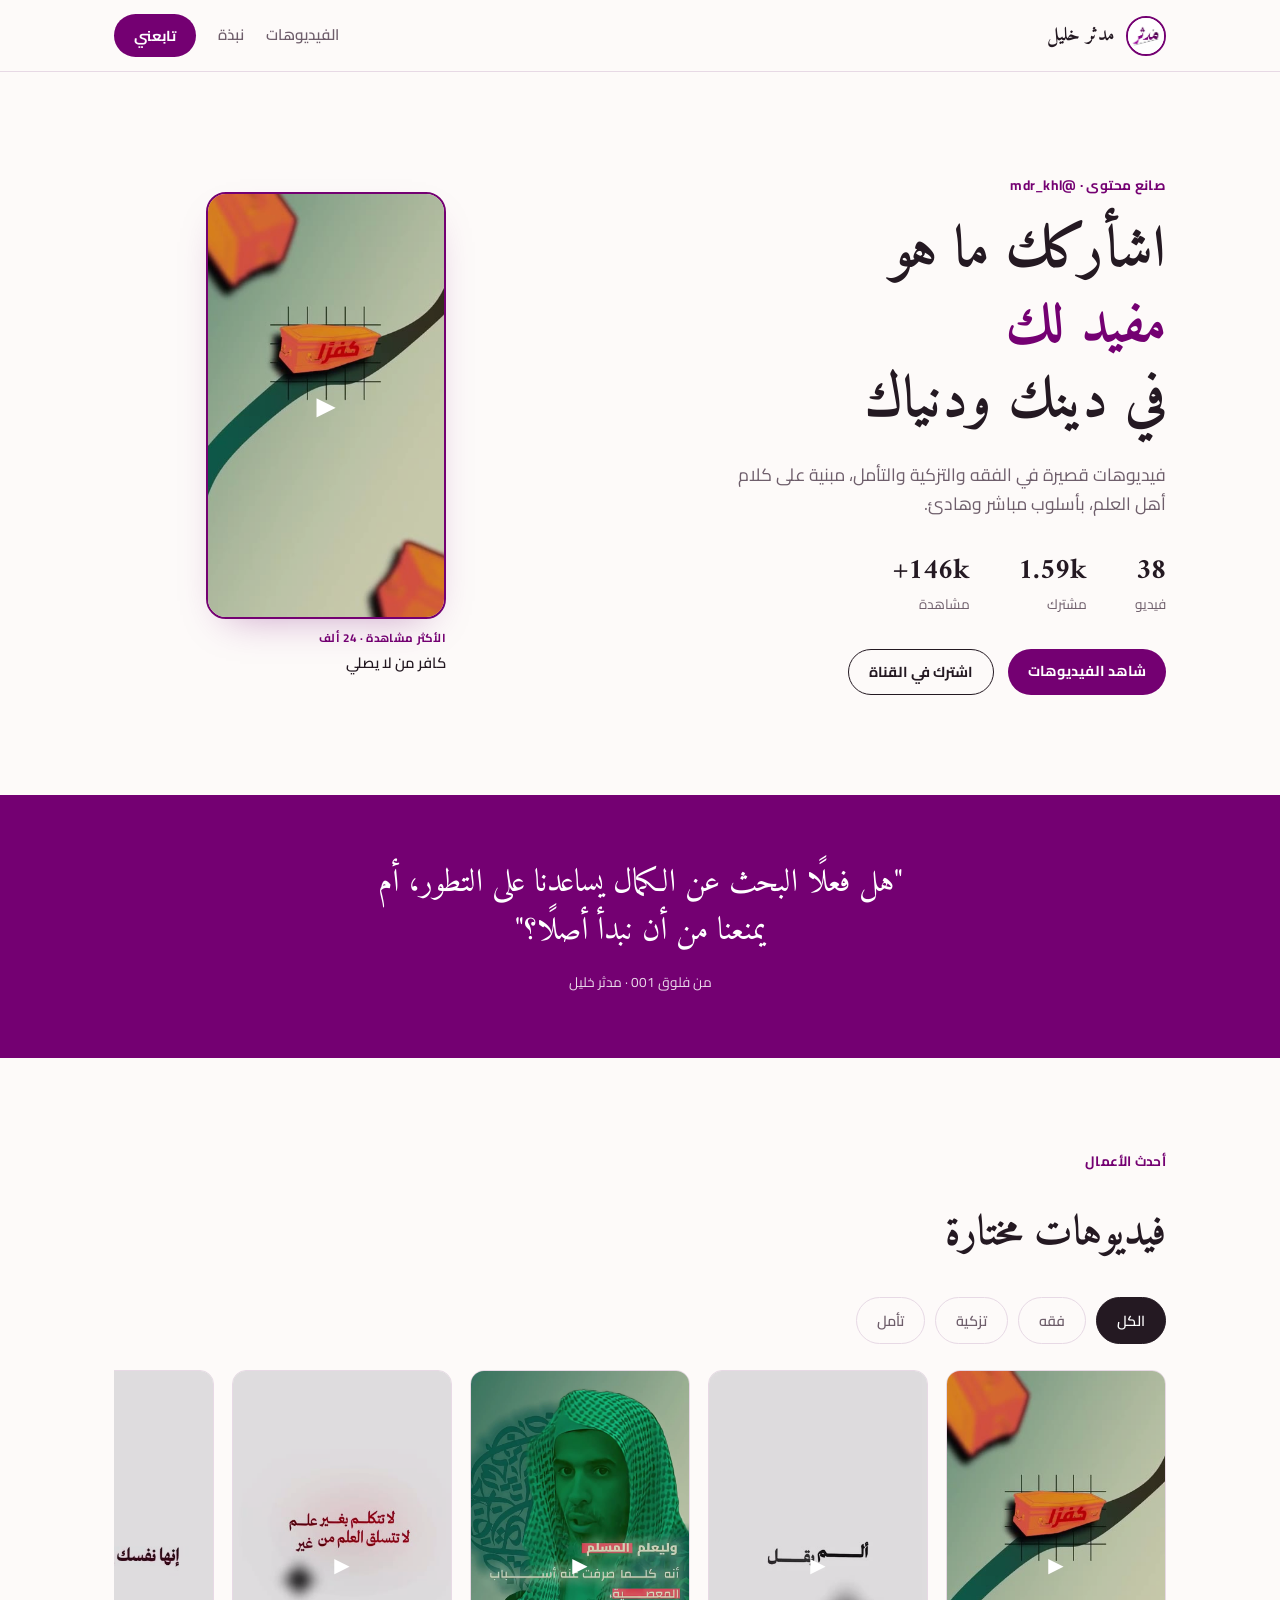
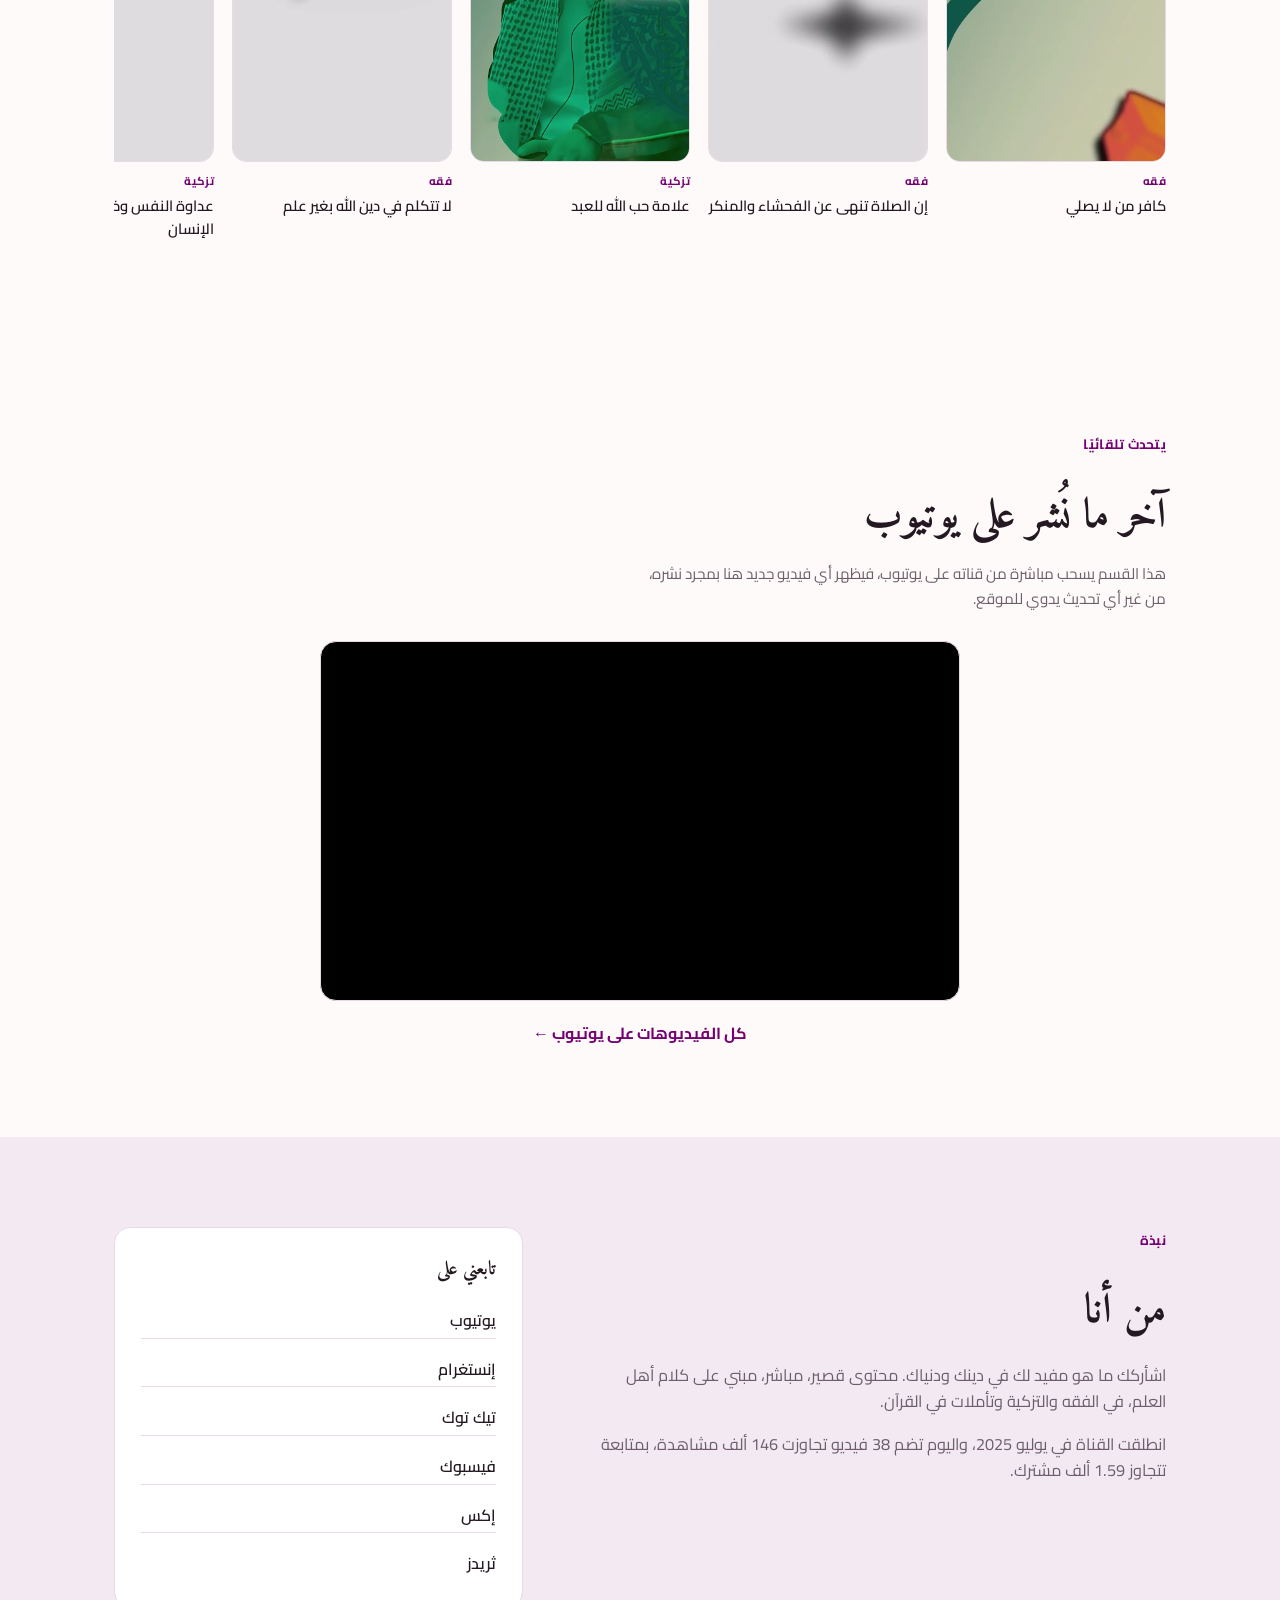
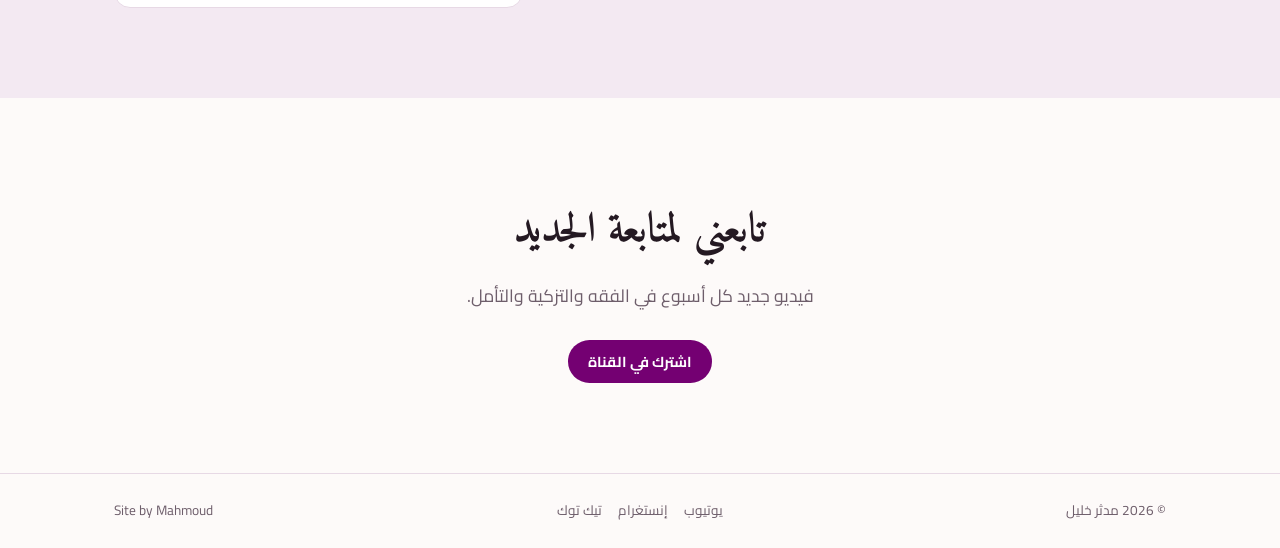
<file: public/index.html>
<!doctype html>
<html lang="ar" dir="rtl">
<head>
  <meta charset="utf-8" />
  <meta name="viewport" content="width=device-width, initial-scale=1" />
  <title>مدثر خليل · صانع محتوى</title>
  <meta name="description" content="اشأركك ما هو مفيد لك في دينك ودنياك. فيديوهات قصيرة في الفقه والتزكية والتأمل." />
  <link rel="preconnect" href="https://fonts.googleapis.com" />
  <link rel="preconnect" href="https://fonts.gstatic.com" crossorigin />
  <link href="https://fonts.googleapis.com/css2?family=Amiri:wght@400;700&family=Cairo:wght@400;500;600;700&display=swap" rel="stylesheet" />
  <link rel="icon" href="data:image/svg+xml,<svg xmlns='http://www.w3.org/2000/svg' viewBox='0 0 100 100'><rect width='100' height='100' rx='22' fill='%23740072'/><text x='50' y='68' font-size='58' font-family='serif' font-weight='700' fill='white' text-anchor='middle'>م</text></svg>" />
  <link rel="stylesheet" href="css/style.css" />
</head>
<body>

<header class="nav">
  <div class="wrap">
    <a href="#top" class="brand">
      <img src="img/avatar.jpg" alt="مدثر خليل" />
      <span>مدثر خليل</span>
    </a>
    <nav class="links">
      <a href="#videos">الفيديوهات</a>
      <a href="#about">نبذة</a>
      <a class="btn" href="https://www.youtube.com/@mdr_khl" target="_blank" rel="noopener">تابعني</a>
    </nav>
  </div>
</header>

<main id="top">

  <section class="hero">
    <div class="wrap hero-grid">
      <div class="hero-text">
        <span class="eyebrow">صانع محتوى · @mdr_khl</span>
        <h1>اشأركك ما هو<br /><span class="accent">مفيد لك</span><br />في دينك ودنياك</h1>
        <p class="sub">فيديوهات قصيرة في الفقه والتزكية والتأمل، مبنية على كلام أهل العلم، بأسلوب مباشر وهادئ.</p>
        <div class="stats">
          <div><span class="n">38</span><span class="l">فيديو</span></div>
          <div><span class="n">1.59k</span><span class="l">مشترك</span></div>
          <div><span class="n">146k+</span><span class="l">مشاهدة</span></div>
        </div>
        <div class="actions">
          <a class="btn btn-primary" href="#videos">شاهد الفيديوهات</a>
          <a class="btn btn-ghost" href="https://www.youtube.com/@mdr_khl" target="_blank" rel="noopener">اشترك في القناة</a>
        </div>
      </div>
      <div class="hero-portrait">
        <article class="card hero-card" data-slug="kafir-la-yusalli">
          <div class="thumb">
            <img src="posters/kafir-la-yusalli.jpg" alt="كافر من لا يصلي" />
            <span class="play">&#9658;</span>
          </div>
          <div class="meta"><span class="cat">الأكثر مشاهدة · 24 ألف</span><span class="t">كافر من لا يصلي</span></div>
        </article>
      </div>
    </div>
  </section>

  <section class="quote-band">
    <div class="wrap">
      <p class="quote">"هل فعلًا البحث عن الكمال يساعدنا على التطور، أم يمنعنا من أن نبدأ أصلًا؟"</p>
      <span class="quote-source">من فلوق 001 · مدثر خليل</span>
    </div>
  </section>

  <section class="section" id="videos">
    <div class="wrap">
      <div class="section-head">
        <span class="eyebrow">أحدث الأعمال</span>
        <h2>فيديوهات مختارة</h2>
      </div>

      <div class="filters" role="group" aria-label="تصفية الفيديوهات">
        <button class="filter" data-filter="الكل" aria-pressed="true">الكل</button>
        <button class="filter" data-filter="فقه">فقه</button>
        <button class="filter" data-filter="تزكية">تزكية</button>
        <button class="filter" data-filter="تأمل">تأمل</button>
      </div>

      <div class="reel-strip" id="reel">
        <!-- cards injected by data below via JS-free static markup -->
        <article class="card" data-cat="فقه" data-slug="kafir-la-yusalli">
          <div class="thumb"><img src="posters/kafir-la-yusalli.jpg" alt="" /><span class="play">&#9658;</span></div>
          <div class="meta"><span class="cat">فقه</span><span class="t">كافر من لا يصلي</span></div>
        </article>
        <article class="card" data-cat="فقه" data-slug="salah-tanha-fahsha">
          <div class="thumb"><img src="posters/salah-tanha-fahsha.jpg" alt="" /><span class="play">&#9658;</span></div>
          <div class="meta"><span class="cat">فقه</span><span class="t">إن الصلاة تنهى عن الفحشاء والمنكر</span></div>
        </article>
        <article class="card" data-cat="تزكية" data-slug="alamat-hub-allah">
          <div class="thumb"><img src="posters/alamat-hub-allah.jpg" alt="" /><span class="play">&#9658;</span></div>
          <div class="meta"><span class="cat">تزكية</span><span class="t">علامة حب الله للعبد</span></div>
        </article>
        <article class="card" data-cat="فقه" data-slug="la-tatakalam-bighayr-ilm">
          <div class="thumb"><img src="posters/la-tatakalam-bighayr-ilm.jpg" alt="" /><span class="play">&#9658;</span></div>
          <div class="meta"><span class="cat">فقه</span><span class="t">لا تتكلم في دين الله بغير علم</span></div>
        </article>
        <article class="card" data-cat="تزكية" data-slug="adawat-al-nafs">
          <div class="thumb"><img src="posters/adawat-al-nafs.jpg" alt="" /><span class="play">&#9658;</span></div>
          <div class="meta"><span class="cat">تزكية</span><span class="t">عداوة النفس وخطورتها على الإنسان</span></div>
        </article>
        <article class="card" data-cat="تأمل" data-slug="kul-shay-bimuqabil">
          <div class="thumb"><img src="posters/kul-shay-bimuqabil.jpg" alt="" /><span class="play">&#9658;</span></div>
          <div class="meta"><span class="cat">تأمل</span><span class="t">إفعل ما شئت فكل شيء بمقابل</span></div>
        </article>
        <article class="card" data-cat="فقه" data-slug="la-tatakalam-fima-la-talam">
          <div class="thumb"><img src="posters/la-tatakalam-fima-la-talam.jpg" alt="" /><span class="play">&#9658;</span></div>
          <div class="meta"><span class="cat">فقه</span><span class="t">لا تتكلم فيما لا تعلم</span></div>
        </article>
        <article class="card" data-cat="تزكية" data-slug="al-awwab">
          <div class="thumb"><img src="posters/al-awwab.jpg" alt="" /><span class="play">&#9658;</span></div>
          <div class="meta"><span class="cat">تزكية</span><span class="t">الأوّاب</span></div>
        </article>
        <article class="card" data-cat="تأمل" data-slug="awwal-amr-nahy">
          <div class="thumb"><img src="posters/awwal-amr-nahy.jpg" alt="" /><span class="play">&#9658;</span></div>
          <div class="meta"><span class="cat">تأمل</span><span class="t">أول أمر وأول نهي في القرآن</span></div>
        </article>
      </div>
    </div>
  </section>

  <section class="section" id="latest">
    <div class="wrap">
      <div class="section-head">
        <span class="eyebrow">يتحدث تلقائيًا</span>
        <h2>آخر ما نُشر على يوتيوب</h2>
        <p class="note">هذا القسم يسحب مباشرة من قناته على يوتيوب، فيظهر أي فيديو جديد هنا بمجرد نشره، من غير أي تحديث يدوي للموقع.</p>
      </div>
      <div class="yt-embed">
        <iframe
          src="https://www.youtube.com/embed/videoseries?list=UUba_S9e0Zrr8eu4Hd3QmIvQ"
          title="آخر فيديوهات مدثر خليل"
          loading="lazy"
          allow="accelerometer; encrypted-media; picture-in-picture; web-share"
          allowfullscreen
        ></iframe>
      </div>
      <a class="channel-link" href="https://www.youtube.com/@mdr_khl" target="_blank" rel="noopener">كل الفيديوهات على يوتيوب &larr;</a>
    </div>
  </section>

  <section class="section cream" id="about">
    <div class="wrap about-grid">
      <div>
        <span class="eyebrow">نبذة</span>
        <h2>من أنا</h2>
        <p class="body">اشأركك ما هو مفيد لك في دينك ودنياك. محتوى قصير، مباشر، مبني على كلام أهل العلم، في الفقه والتزكية وتأملات في القرآن.</p>
        <p class="body">انطلقت القناة في يوليو 2025، واليوم تضم 38 فيديو تجاوزت 146 ألف مشاهدة، بمتابعة تتجاوز 1.59 ألف مشترك.</p>
      </div>
      <div class="socials-card">
        <h3>تابعني على</h3>
        <a href="https://www.youtube.com/@mdr_khl" target="_blank" rel="noopener">يوتيوب</a>
        <a href="https://instagram.com/mdr_khl" target="_blank" rel="noopener">إنستغرام</a>
        <a href="https://tiktok.com/@mdr_khl" target="_blank" rel="noopener">تيك توك</a>
        <a href="https://facebook.com/share/17d2tBjPkg" target="_blank" rel="noopener">فيسبوك</a>
        <a href="https://x.com/a1b_ed" target="_blank" rel="noopener">إكس</a>
        <a href="https://threads.com/@mdr_khl" target="_blank" rel="noopener">ثريدز</a>
      </div>
    </div>
  </section>

  <section class="section cta">
    <div class="wrap">
      <h2>تابعني لمتابعة الجديد</h2>
      <p class="sub">فيديو جديد كل أسبوع في الفقه والتزكية والتأمل.</p>
      <a class="btn btn-primary" href="https://www.youtube.com/@mdr_khl" target="_blank" rel="noopener">اشترك في القناة</a>
    </div>
  </section>

</main>

<footer class="foot">
  <div class="wrap">
    <span>© <span id="year"></span> مدثر خليل</span>
    <nav class="socials">
      <a href="https://www.youtube.com/@mdr_khl" target="_blank" rel="noopener">يوتيوب</a>
      <a href="https://instagram.com/mdr_khl" target="_blank" rel="noopener">إنستغرام</a>
      <a href="https://tiktok.com/@mdr_khl" target="_blank" rel="noopener">تيك توك</a>
    </nav>
    <a class="credit" href="https://mizanai.uk" target="_blank" rel="noopener">Site by Mahmoud</a>
  </div>
</footer>

<div class="lightbox" id="lightbox" role="dialog" aria-modal="true">
  <div class="frame">
    <button class="close" id="lb-close">&#10005; إغلاق</button>
    <video id="lb-video" controls playsinline preload="none"></video>
  </div>
</div>

<script src="js/app.js"></script>
</body>
</html>
</file>
<file: public/css/style.css>
:root {
  --bg: #fdfaf9;
  --cream: #f3e9f2;
  --ink: #241922;
  --ink-soft: #6e5e6b;
  --line: #e7d9e5;
  --accent: #740072;
  --accent-soft: #f3e0f2;
  --font-display: "Amiri", "Traditional Arabic", serif;
  --font-body: "Cairo", "Tahoma", sans-serif;
  --maxw: 1180px;
  --pad: clamp(20px, 5vw, 64px);
}

* { box-sizing: border-box; }
body {
  margin: 0;
  background: var(--bg);
  color: var(--ink);
  font-family: var(--font-body);
  line-height: 1.6;
}
a { color: inherit; text-decoration: none; }
.wrap { max-width: var(--maxw); margin-inline: auto; padding-inline: var(--pad); }

/* ---------- nav ---------- */
.nav {
  position: sticky; top: 0; z-index: 40;
  background: color-mix(in srgb, var(--bg) 88%, transparent);
  backdrop-filter: blur(10px);
  border-bottom: 1px solid var(--line);
}
.nav .wrap { display: flex; align-items: center; justify-content: space-between; padding-block: 14px; }
.brand { display: flex; align-items: center; gap: 12px; font-family: var(--font-display); font-weight: 700; font-size: 1.2rem; }
.brand img { width: 40px; height: 40px; border-radius: 50%; object-fit: cover; border: 2px solid var(--accent); }
.links { display: flex; align-items: center; gap: 22px; }
.links a:not(.btn) { font-weight: 600; color: var(--ink-soft); font-size: 0.95rem; }
.btn { font-family: var(--font-body); font-weight: 700; font-size: 0.9rem; padding: 10px 20px; border-radius: 999px; }
.links .btn { background: var(--accent); color: #fff; }
.btn-primary { background: var(--accent); color: #fff; display: inline-block; }
.btn-ghost { border: 1.5px solid var(--ink); color: var(--ink); display: inline-block; }

/* ---------- hero ---------- */
.hero { padding-block: clamp(50px, 8vw, 100px); }
.hero-grid { display: grid; grid-template-columns: 1.3fr 1fr; gap: clamp(30px, 6vw, 80px); align-items: center; }
.eyebrow { display: inline-block; font-weight: 700; font-size: 0.85rem; letter-spacing: 0.02em; color: var(--accent); margin-bottom: 18px; }
.hero-text h1 { font-family: var(--font-display); font-weight: 700; font-size: clamp(2.2rem, 5vw, 3.6rem); line-height: 1.3; margin: 0 0 22px; }
.hero-text h1 .accent { color: var(--accent); }
.sub { font-size: 1.1rem; color: var(--ink-soft); max-width: 46ch; margin-bottom: 30px; }
.stats { display: flex; gap: clamp(24px, 5vw, 48px); margin-bottom: 34px; }
.stats .n { display: block; font-family: var(--font-display); font-weight: 700; font-size: 1.8rem; color: var(--ink); }
.stats .l { display: block; font-size: 0.85rem; color: var(--ink-soft); }
.actions { display: flex; gap: 14px; flex-wrap: wrap; }
.hero-portrait { justify-self: center; width: min(240px, 100%); }
.hero-card { width: 100%; }
.hero-card .thumb { border-radius: 20px; border: 2px solid var(--accent); box-shadow: 0 16px 40px -20px rgba(116,0,114,0.4); }
.hero-card .play { font-size: 2rem; }

/* ---------- quote band ---------- */
.quote-band { background: var(--accent); color: #fff; padding-block: clamp(36px, 6vw, 64px); text-align: center; }
.quote { font-family: var(--font-display); font-size: clamp(1.3rem, 3vw, 2rem); max-width: 32ch; margin: 0 auto 14px; line-height: 1.5; }
.quote-source { font-size: 0.85rem; opacity: 0.85; }

/* ---------- sections ---------- */
.section { padding-block: clamp(50px, 8vw, 90px); }
.section.cream { background: var(--cream); }
.section-head { margin-bottom: 30px; }
.section-head h2, .about-grid h2, .cta h2 { font-family: var(--font-display); font-weight: 700; font-size: clamp(1.8rem, 3.5vw, 2.6rem); margin: 10px 0 0; }
.section-head .note { color: var(--ink-soft); font-size: 0.95rem; margin-top: 12px; max-width: 60ch; }

/* ---------- live YouTube embed (auto-updates, no redeploy needed) ---------- */
.yt-embed {
  max-width: 640px; margin-inline: auto; aspect-ratio: 16/9;
  border-radius: 16px; overflow: hidden; border: 1px solid var(--line);
  background: #000;
}
.yt-embed iframe { width: 100%; height: 100%; border: 0; display: block; }
.channel-link {
  display: block; text-align: center; margin-top: 20px; font-weight: 700;
  color: var(--accent);
}

/* ---------- filters ---------- */
.filters { display: flex; gap: 10px; margin-bottom: 26px; flex-wrap: wrap; }
.filter {
  font-family: var(--font-body); font-weight: 600; font-size: 0.9rem;
  padding: 9px 20px; border-radius: 999px; border: 1.5px solid var(--line); background: transparent; color: var(--ink-soft);
  cursor: pointer;
}
.filter[aria-pressed="true"] { background: var(--ink); color: #fff; border-color: var(--ink); }

/* ---------- reel strip ---------- */
.reel-strip {
  display: grid; grid-auto-flow: column; grid-auto-columns: 220px;
  gap: 18px; overflow-x: auto; padding-bottom: 10px; scroll-snap-type: x mandatory;
}
.card { scroll-snap-align: start; cursor: pointer; }
.card[hidden] { display: none; }
.thumb {
  position: relative; aspect-ratio: 9/16; border-radius: 14px; overflow: hidden;
  border: 1px solid var(--line); background: var(--cream);
}
.thumb img { width: 100%; height: 100%; object-fit: cover; display: block; }
.play {
  position: absolute; inset: 0; display: flex; align-items: center; justify-content: center;
  color: #fff; font-size: 1.6rem; background: rgba(36,25,34,0.15);
}
.card:hover .thumb { border-color: var(--accent); }
.meta { padding-top: 10px; }
.cat { display: block; font-size: 0.72rem; font-weight: 700; letter-spacing: 0.03em; color: var(--accent); text-transform: uppercase; margin-bottom: 4px; }
.t { display: block; font-weight: 600; font-size: 0.92rem; }

/* ---------- about ---------- */
.about-grid { display: grid; grid-template-columns: 1.4fr 1fr; gap: clamp(30px, 6vw, 70px); align-items: start; }
.body { color: var(--ink-soft); font-size: 1.02rem; margin-bottom: 16px; }
.socials-card {
  background: #fff; border: 1px solid var(--line); border-radius: 16px; padding: 26px;
  display: flex; flex-direction: column; gap: 14px;
}
.socials-card h3 { font-family: var(--font-display); font-size: 1.2rem; margin: 0 0 6px; }
.socials-card a { font-weight: 600; color: var(--ink); padding-block: 4px; border-bottom: 1px solid var(--line); }
.socials-card a:last-child { border-bottom: none; }
.socials-card a:hover { color: var(--accent); }

/* ---------- cta ---------- */
.cta { text-align: center; }
.cta .sub { margin-inline: auto; }

/* ---------- footer ---------- */
.foot { border-top: 1px solid var(--line); padding-block: 26px; }
.foot .wrap { display: flex; align-items: center; justify-content: space-between; flex-wrap: wrap; gap: 14px; font-size: 0.85rem; color: var(--ink-soft); }
.foot .socials { display: flex; gap: 16px; }
.foot .credit { color: var(--ink-soft); }

/* ---------- lightbox ---------- */
.lightbox { position: fixed; inset: 0; z-index: 100; background: rgba(20,12,19,0.92); display: none; align-items: center; justify-content: center; }
.lightbox.is-open { display: flex; }
.lightbox .frame { width: min(420px, 92vw); }
.lightbox video { width: 100%; border-radius: 12px; aspect-ratio: 9/16; background: #000; }
.lightbox .close { display: block; margin: 0 0 12px auto; background: none; border: none; color: #fff; font-family: var(--font-body); font-weight: 600; cursor: pointer; }

/* ---------- mobile ---------- */
@media (max-width: 860px) {
  .links a:not(.btn) { display: none; }
  .hero-grid, .about-grid { grid-template-columns: 1fr; }
  .hero-portrait { order: -1; }
  .stats { justify-content: center; }
  .actions { justify-content: center; }
  .hero-text { text-align: center; }
  .hero-text .sub, .stats { margin-inline: auto; }
}
</file>
